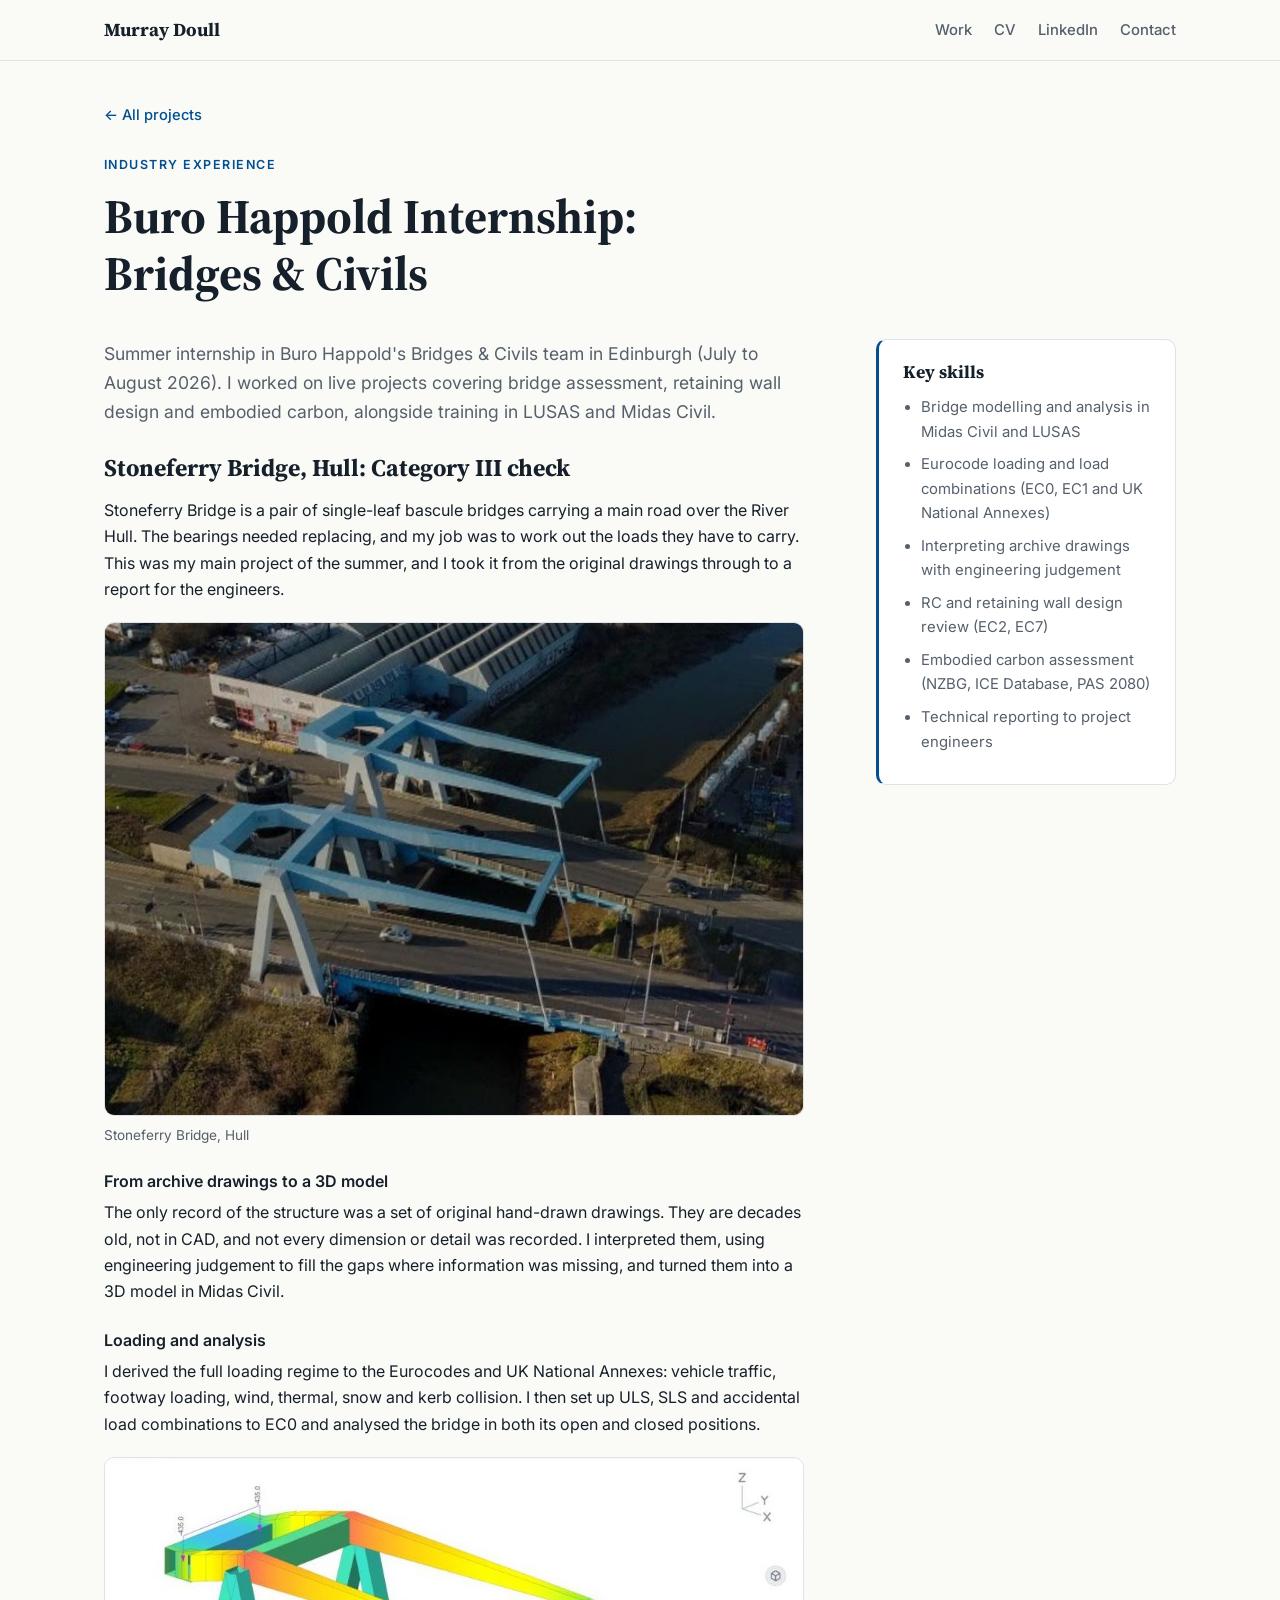
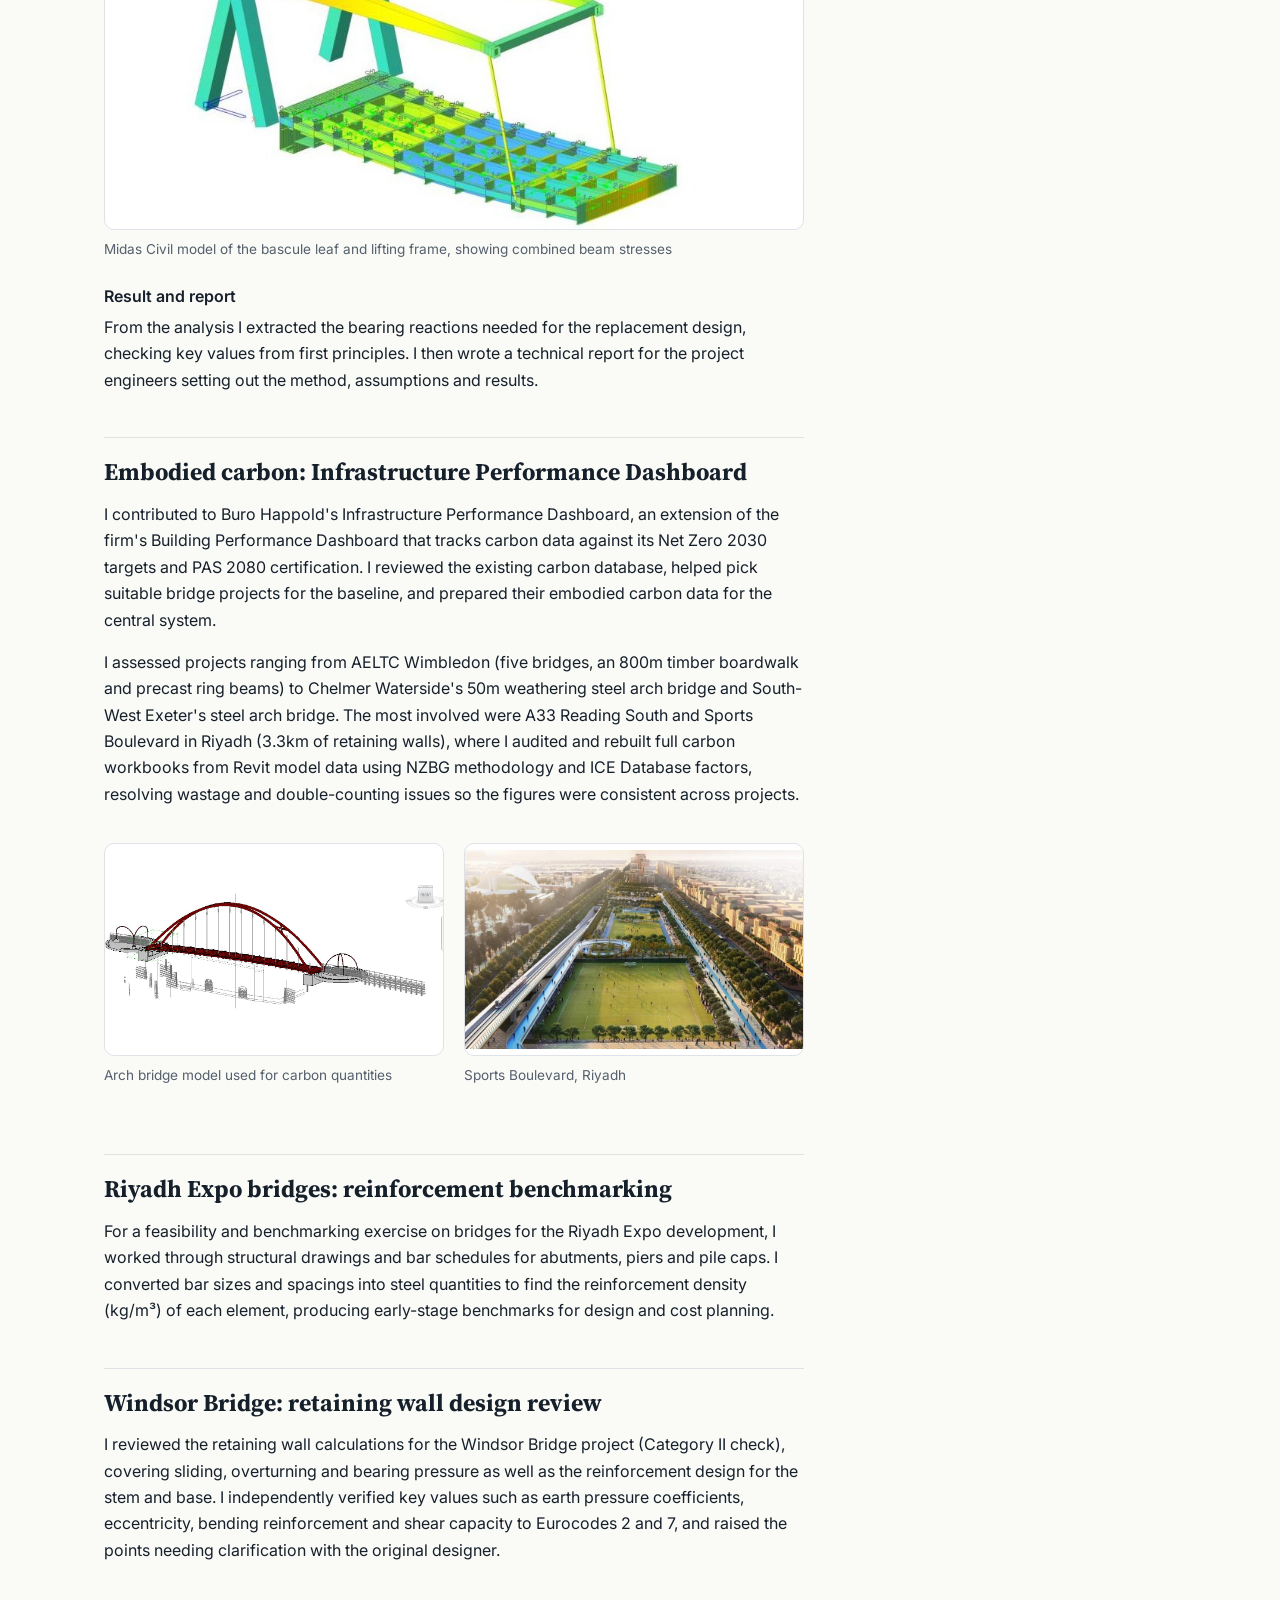
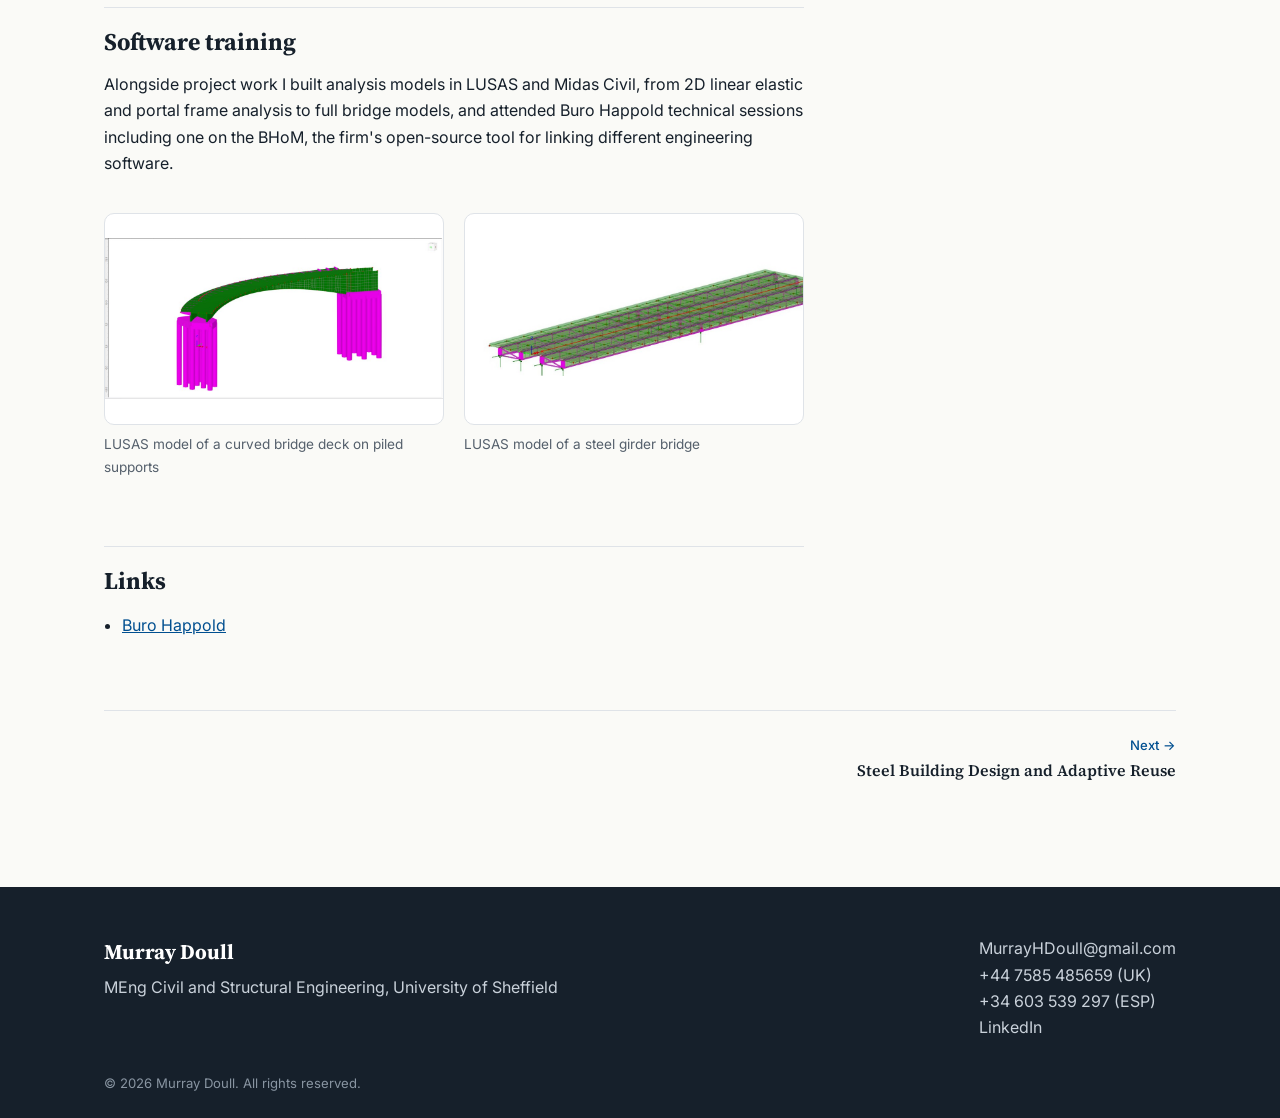
<file: buro-happold-internship.html>
<!doctype html>
<html lang="en-GB">
<head>
<meta charset="utf-8">
<meta name="viewport" content="width=device-width, initial-scale=1">
<title>Buro Happold Internship: Bridges &amp; Civils | Murray Doull</title>
<meta name="description" content="My main project was a Category III check on Stoneferry Bridge in Hull. I turned the original hand-drawn drawings into a 3D Midas Civil model, derived the f">
<link rel="preconnect" href="https://fonts.googleapis.com">
<link rel="preconnect" href="https://fonts.gstatic.com" crossorigin>
<link href="https://fonts.googleapis.com/css2?family=Inter:wght@400;500;600&family=Source+Serif+4:opsz,wght@8..60,600;8..60,700&display=swap" rel="stylesheet">
<link rel="stylesheet" href="style.css">
</head>
<body>
<header class="topbar">
  <div class="wrap topbar-inner">
    <a class="brand" href="index.html">Murray Doull</a>
    <nav class="nav">
      <a href="index.html#work">Work</a>
      <a href="files/cv.pdf" target="_blank" rel="noopener">CV</a>
      <a href="https://www.linkedin.com/in/murray-doull-1763b8218/" target="_blank" rel="noopener">LinkedIn</a>
      <a href="mailto:MurrayHDoull@gmail.com">Contact</a>
    </nav>
  </div>
</header>
<main class="detail">
<div class="wrap">
  <a class="back" href="index.html#work">&larr; All projects</a>
  <p class="eyebrow">Industry Experience</p>
  <h1>Buro Happold Internship: Bridges &amp; Civils</h1>
  <div class="detail-grid">
    <div class="prose">
      
<p class="intro">Summer internship in Buro Happold's Bridges &amp; Civils team in Edinburgh (July to August 2026). I worked on live projects covering bridge assessment, retaining wall design and embodied carbon, alongside training in LUSAS and Midas Civil.</p>

<h2>Stoneferry Bridge, Hull: Category III check</h2>
<p>Stoneferry Bridge is a pair of single-leaf bascule bridges carrying a main road over the River Hull. The bearings needed replacing, and my job was to work out the loads they have to carry. This was my main project of the summer, and I took it from the original drawings through to a report for the engineers.</p>
<figure class="fig"><img src="images/stoneferry-bridge.jpg" alt="Stoneferry Bridge, Hull" loading="lazy"><figcaption>Stoneferry Bridge, Hull</figcaption></figure>
<h3>From archive drawings to a 3D model</h3>
<p>The only record of the structure was a set of original hand-drawn drawings. They are decades old, not in CAD, and not every dimension or detail was recorded. I interpreted them, using engineering judgement to fill the gaps where information was missing, and turned them into a 3D model in Midas Civil.</p>
<h3>Loading and analysis</h3>
<p>I derived the full loading regime to the Eurocodes and UK National Annexes: vehicle traffic, footway loading, wind, thermal, snow and kerb collision. I then set up ULS, SLS and accidental load combinations to EC0 and analysed the bridge in both its open and closed positions.</p>
<figure class="fig"><img src="images/stoneferry-midas-model.jpg" alt="Midas Civil model of the bascule leaf and lifting frame, showing combined beam stresses" loading="lazy"><figcaption>Midas Civil model of the bascule leaf and lifting frame, showing combined beam stresses</figcaption></figure>
<h3>Result and report</h3>
<p>From the analysis I extracted the bearing reactions needed for the replacement design, checking key values from first principles. I then wrote a technical report for the project engineers setting out the method, assumptions and results.</p>

<h2>Embodied carbon: Infrastructure Performance Dashboard</h2>
<p>I contributed to Buro Happold's Infrastructure Performance Dashboard, an extension of the firm's Building Performance Dashboard that tracks carbon data against its Net Zero 2030 targets and PAS 2080 certification. I reviewed the existing carbon database, helped pick suitable bridge projects for the baseline, and prepared their embodied carbon data for the central system.</p>
<p>I assessed projects ranging from AELTC Wimbledon (five bridges, an 800m timber boardwalk and precast ring beams) to Chelmer Waterside's 50m weathering steel arch bridge and South-West Exeter's steel arch bridge. The most involved were A33 Reading South and Sports Boulevard in Riyadh (3.3km of retaining walls), where I audited and rebuilt full carbon workbooks from Revit model data using NZBG methodology and ICE Database factors, resolving wastage and double-counting issues so the figures were consistent across projects.</p>
<div class="fig-row">
<figure class="fig"><img src="images/carbon-arch-bridge-model.jpg" alt="Arch bridge model used for carbon quantities" loading="lazy"><figcaption>Arch bridge model used for carbon quantities</figcaption></figure>
<figure class="fig"><img src="images/riyadh-sports-boulevard.jpg" alt="Sports Boulevard, Riyadh" loading="lazy"><figcaption>Sports Boulevard, Riyadh</figcaption></figure>
</div>

<h2>Riyadh Expo bridges: reinforcement benchmarking</h2>
<p>For a feasibility and benchmarking exercise on bridges for the Riyadh Expo development, I worked through structural drawings and bar schedules for abutments, piers and pile caps. I converted bar sizes and spacings into steel quantities to find the reinforcement density (kg/m³) of each element, producing early-stage benchmarks for design and cost planning.</p>

<h2>Windsor Bridge: retaining wall design review</h2>
<p>I reviewed the retaining wall calculations for the Windsor Bridge project (Category II check), covering sliding, overturning and bearing pressure as well as the reinforcement design for the stem and base. I independently verified key values such as earth pressure coefficients, eccentricity, bending reinforcement and shear capacity to Eurocodes 2 and 7, and raised the points needing clarification with the original designer.</p>

<h2>Software training</h2>
<p>Alongside project work I built analysis models in LUSAS and Midas Civil, from 2D linear elastic and portal frame analysis to full bridge models, and attended Buro Happold technical sessions including one on the BHoM, the firm's open-source tool for linking different engineering software.</p>
<div class="fig-row">
<figure class="fig"><img src="images/lusas-arch-bridge.jpg" alt="LUSAS model of a curved bridge deck on piled supports" loading="lazy"><figcaption>LUSAS model of a curved bridge deck on piled supports</figcaption></figure>
<figure class="fig"><img src="images/lusas-steel-girder-bridge.jpg" alt="LUSAS model of a steel girder bridge" loading="lazy"><figcaption>LUSAS model of a steel girder bridge</figcaption></figure>
</div>

      
      <h2>Links</h2>
<ul class="links"><li><a href="https://www.burohappold.com/" target="_blank" rel="noopener">Buro Happold</a></li></ul>

    </div>
    <aside class="skills">
      <h2>Key skills</h2>
      <ul><li>Bridge modelling and analysis in Midas Civil and LUSAS</li><li>Eurocode loading and load combinations (EC0, EC1 and UK National Annexes)</li><li>Interpreting archive drawings with engineering judgement</li><li>RC and retaining wall design review (EC2, EC7)</li><li>Embodied carbon assessment (NZBG, ICE Database, PAS 2080)</li><li>Technical reporting to project engineers</li></ul>
    </aside>
  </div>
  
  <nav class="pager"><span></span><a class="next" href="steel-building-design.html"><span>Next &rarr;</span>Steel Building Design and Adaptive Reuse</a></nav>
</div>
</main>
<footer class="footer">
  <div class="wrap footer-inner">
    <div>
      <p class="footer-name">Murray Doull</p>
      <p>MEng Civil and Structural Engineering, University of Sheffield</p>
    </div>
    <ul class="contact">
      <li><a href="mailto:MurrayHDoull@gmail.com">MurrayHDoull@gmail.com</a></li>
      <li><a href="tel:+447585485659">+44 7585 485659 (UK)</a></li>
      <li><a href="tel:+34603539297">+34 603 539 297 (ESP)</a></li>
      <li><a href="https://www.linkedin.com/in/murray-doull-1763b8218/" target="_blank" rel="noopener">LinkedIn</a></li>
    </ul>
  </div>
  <div class="wrap"><p class="copyright">&copy; 2026 Murray Doull. All rights reserved.</p></div>
</footer>
<div class="lightbox" id="lightbox" hidden><img alt=""><button type="button" aria-label="Close">&times;</button></div>
<script src="site.js"></script>
</body>
</html>
</file>
<file: style.css>
:root {
  --ink: #16202b;
  --muted: #55606c;
  --line: #dfe3e8;
  --bg: #fafaf7;
  --paper: #ffffff;
  --accent: #004f90;
  --accent-soft: #e6eef6;
  --serif: "Source Serif 4", Georgia, serif;
  --sans: "Inter", system-ui, -apple-system, "Segoe UI", sans-serif;
  --radius: 10px;
}

* { box-sizing: border-box; }
html { scroll-behavior: smooth; }
body {
  margin: 0;
  background: var(--bg);
  color: var(--ink);
  font: 16px/1.65 var(--sans);
  -webkit-font-smoothing: antialiased;
}
img { max-width: 100%; display: block; }
a { color: var(--accent); }
h1, h2, h3 { font-family: var(--serif); line-height: 1.2; margin: 0; }
.wrap { max-width: 1120px; margin: 0 auto; padding: 0 24px; }

/* Top bar */
.topbar {
  position: sticky; top: 0; z-index: 10;
  background: rgba(250, 250, 247, 0.92);
  backdrop-filter: blur(8px);
  border-bottom: 1px solid var(--line);
}
.topbar-inner { display: flex; align-items: center; justify-content: space-between; height: 60px; }
.brand { font-family: var(--serif); font-weight: 700; font-size: 1.15rem; color: var(--ink); text-decoration: none; }
.nav { display: flex; gap: 22px; }
.nav a { color: var(--muted); text-decoration: none; font-size: 0.93rem; font-weight: 500; }
.nav a:hover { color: var(--accent); }

/* Hero */
.hero { padding: 88px 0 56px; border-bottom: 1px solid var(--line); }
.eyebrow {
  margin: 0 0 12px; color: var(--accent);
  font-size: 0.78rem; font-weight: 600; letter-spacing: 0.12em; text-transform: uppercase;
}
.hero h1 { font-size: clamp(2.6rem, 6vw, 4.2rem); letter-spacing: -0.01em; }
.lede { max-width: 560px; font-size: 1.15rem; color: var(--muted); margin: 18px 0 30px; }
.actions { display: flex; flex-wrap: wrap; gap: 12px; }
.btn {
  display: inline-block; padding: 10px 18px; border-radius: 999px;
  border: 1px solid var(--line); background: var(--paper);
  color: var(--ink); text-decoration: none; font-weight: 500; font-size: 0.95rem;
  transition: border-color .15s, color .15s;
}
.btn:hover { border-color: var(--accent); color: var(--accent); }
.btn-primary { background: var(--accent); border-color: var(--accent); color: #fff; }
.btn-primary:hover { background: #003a6b; color: #fff; }

/* About */
.about { padding: 56px 0; border-bottom: 1px solid var(--line); }
.about-inner { display: grid; grid-template-columns: 220px 1fr; gap: 40px; }
.about h2 { font-size: 1.6rem; }
.prose { max-width: 70ch; }
.prose p { margin: 0 0 1em; }

/* Project groups */
.group { padding: 56px 0 8px; }
.group-title {
  font-size: 1.6rem; padding-bottom: 14px; margin-bottom: 28px;
  border-bottom: 2px solid var(--ink);
}
.cards { display: grid; grid-template-columns: repeat(auto-fill, minmax(320px, 1fr)); gap: 28px; padding-bottom: 32px; }
.card {
  background: var(--paper); border: 1px solid var(--line); border-radius: var(--radius);
  overflow: hidden; display: flex; flex-direction: column;
  transition: box-shadow .2s, transform .2s;
}
.card:hover { box-shadow: 0 10px 30px rgba(22, 32, 43, 0.08); transform: translateY(-2px); }
.card-media { display: block; aspect-ratio: 16 / 10; background: var(--accent-soft); overflow: hidden; }
.card-media img { width: 100%; height: 100%; object-fit: cover; }
.card-body { padding: 22px 22px 24px; display: flex; flex-direction: column; flex: 1; }
.card h3 { font-size: 1.2rem; margin-bottom: 10px; }
.card h3 a { color: var(--ink); text-decoration: none; }
.card h3 a:hover { color: var(--accent); }
.card p {
  color: var(--muted); font-size: 0.93rem; margin: 0 0 16px;
  display: -webkit-box; -webkit-line-clamp: 6; -webkit-box-orient: vertical; overflow: hidden;
}
.more { margin-top: auto; font-weight: 600; font-size: 0.92rem; text-decoration: none; }

/* Detail pages */
.detail { padding: 40px 0 64px; }
.back { display: inline-block; margin-bottom: 28px; text-decoration: none; font-size: 0.92rem; font-weight: 500; }
.detail h1 { font-size: clamp(2rem, 4.5vw, 3rem); margin-bottom: 36px; max-width: 22ch; }
.detail-grid { display: grid; grid-template-columns: 1fr 300px; gap: 48px; align-items: start; }
.detail .prose h2 { font-size: 1.25rem; margin: 32px 0 14px; }
.skills {
  background: var(--paper); border: 1px solid var(--line); border-left: 3px solid var(--accent);
  border-radius: var(--radius); padding: 22px 24px;
}
.skills h2 { font-size: 1.1rem; margin-bottom: 12px; }
.skills ul { margin: 0; padding-left: 18px; color: var(--muted); font-size: 0.93rem; }
.skills li { margin-bottom: 8px; }
.files { display: flex; flex-wrap: wrap; gap: 12px; }
.file {
  display: inline-flex; align-items: center; gap: 12px; padding: 10px 16px 10px 10px;
  background: var(--paper); border: 1px solid var(--line); border-radius: var(--radius);
  text-decoration: none; color: var(--ink); font-weight: 500; font-size: 0.93rem;
}
.file:hover { border-color: var(--accent); }
.file-icon {
  background: var(--accent-soft); color: var(--accent); font-size: 0.7rem; font-weight: 700;
  padding: 6px 8px; border-radius: 6px; letter-spacing: 0.05em;
}
.links { padding-left: 18px; }

.gallery { display: grid; gap: 20px; margin-top: 48px; }
.gallery-1 { grid-template-columns: minmax(0, 640px); }
.gallery-2 { grid-template-columns: repeat(2, 1fr); }
.gallery-3 { grid-template-columns: repeat(3, 1fr); }
.gallery figure {
  margin: 0; background: var(--paper); border: 1px solid var(--line); border-radius: var(--radius);
  padding: 12px; display: flex; align-items: center; justify-content: center;
}
.gallery img { cursor: zoom-in; max-height: 420px; object-fit: contain; }

.pager {
  display: flex; justify-content: space-between; gap: 20px;
  margin-top: 56px; padding-top: 24px; border-top: 1px solid var(--line);
}
.pager a { text-decoration: none; color: var(--ink); font-family: var(--serif); font-weight: 600; max-width: 45%; }
.pager a span { display: block; font-family: var(--sans); font-weight: 500; font-size: 0.82rem; color: var(--accent); }
.pager .next { text-align: right; margin-left: auto; }

/* Footer */
.footer { background: var(--ink); color: #c9d1da; padding: 48px 0 24px; margin-top: 40px; }
.footer-inner { display: flex; flex-wrap: wrap; justify-content: space-between; gap: 24px; }
.footer p { margin: 0; }
.footer-name { font-family: var(--serif); font-size: 1.3rem; font-weight: 700; color: #fff; margin-bottom: 4px !important; }
.contact { list-style: none; margin: 0; padding: 0; }
.contact a { color: #c9d1da; text-decoration: none; }
.contact a:hover { color: #fff; }
.copyright { margin-top: 32px !important; font-size: 0.82rem; color: #8995a2; }

/* Lightbox */
.lightbox {
  position: fixed; inset: 0; z-index: 50; background: rgba(10, 15, 20, 0.9);
  display: flex; align-items: center; justify-content: center; padding: 24px;
}
.lightbox[hidden] { display: none; }
.lightbox img { max-width: 100%; max-height: 100%; object-fit: contain; }
.lightbox button {
  position: absolute; top: 14px; right: 18px; background: none; border: 0;
  color: #fff; font-size: 2.2rem; cursor: pointer; line-height: 1;
}

@media (max-width: 860px) {
  .about-inner, .detail-grid { grid-template-columns: 1fr; gap: 20px; }
  .gallery-2, .gallery-3 { grid-template-columns: 1fr 1fr; }
}
@media (max-width: 560px) {
  .wrap { padding: 0 16px; }
  .nav { gap: 14px; }
  .nav a:first-child { display: none; }
  .hero { padding: 56px 0 40px; }
  .cards { grid-template-columns: 1fr; }
  .gallery-2, .gallery-3 { grid-template-columns: 1fr; }
}

/* Featured project card */
.card-featured { grid-column: 1 / -1; flex-direction: row; border-top: 3px solid var(--accent); }
.card-featured .card-media { flex: 0 0 52%; aspect-ratio: auto; min-height: 320px; background: #fff; }
.card-featured .card-media img { object-fit: contain; padding: 16px; }
.card-featured .card-body { padding: 32px; }
.card-featured h3 { font-size: 1.5rem; }
.card-featured p { -webkit-line-clamp: unset; display: block; font-size: 0.98rem; }
.tag {
  color: var(--accent) !important; font-size: 0.78rem !important; font-weight: 600;
  letter-spacing: 0.08em; text-transform: uppercase; margin: 0 0 10px !important;
}

/* Long-form project page */
.prose .intro { font-size: 1.1rem; color: var(--muted); }
.detail .prose h2 { font-size: 1.5rem; margin: 44px 0 14px; padding-top: 20px; border-top: 1px solid var(--line); }
.detail .prose .intro + h2 { border-top: 0; padding-top: 0; margin-top: 28px; }
.prose h3 { font-family: var(--sans); font-size: 1rem; font-weight: 600; margin: 26px 0 8px; }
.fig { margin: 20px 0 24px; }
.fig img {
  width: 100%; background: #fff; border: 1px solid var(--line); border-radius: var(--radius);
  cursor: zoom-in;
}
.fig figcaption { font-size: 0.85rem; color: var(--muted); margin-top: 8px; }
.fig-row { display: grid; grid-template-columns: 1fr 1fr; gap: 20px; }
.fig-row .fig img { aspect-ratio: 16 / 10; object-fit: contain; }

@media (max-width: 860px) {
  .card-featured { flex-direction: column; }
  .card-featured .card-media { min-height: 0; aspect-ratio: 16 / 10; }
  .fig-row { grid-template-columns: 1fr; }
}
</file>
